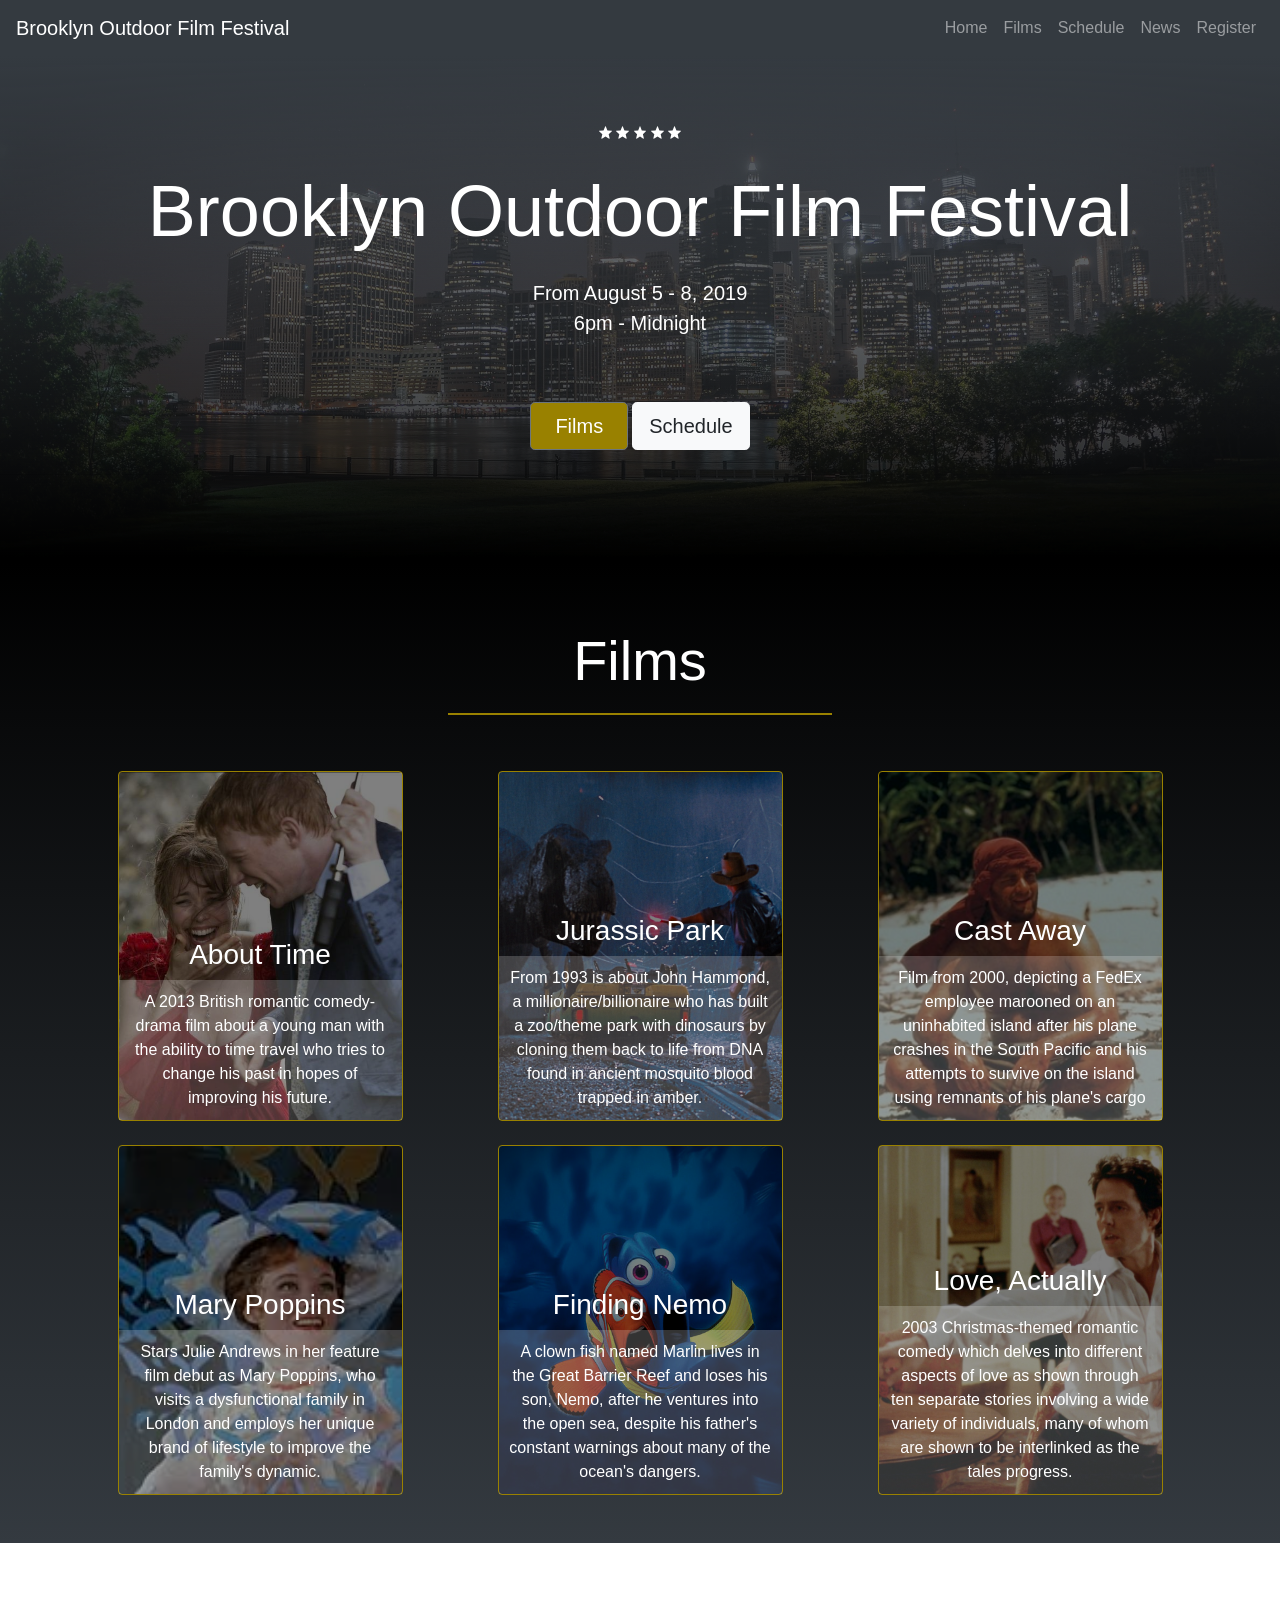
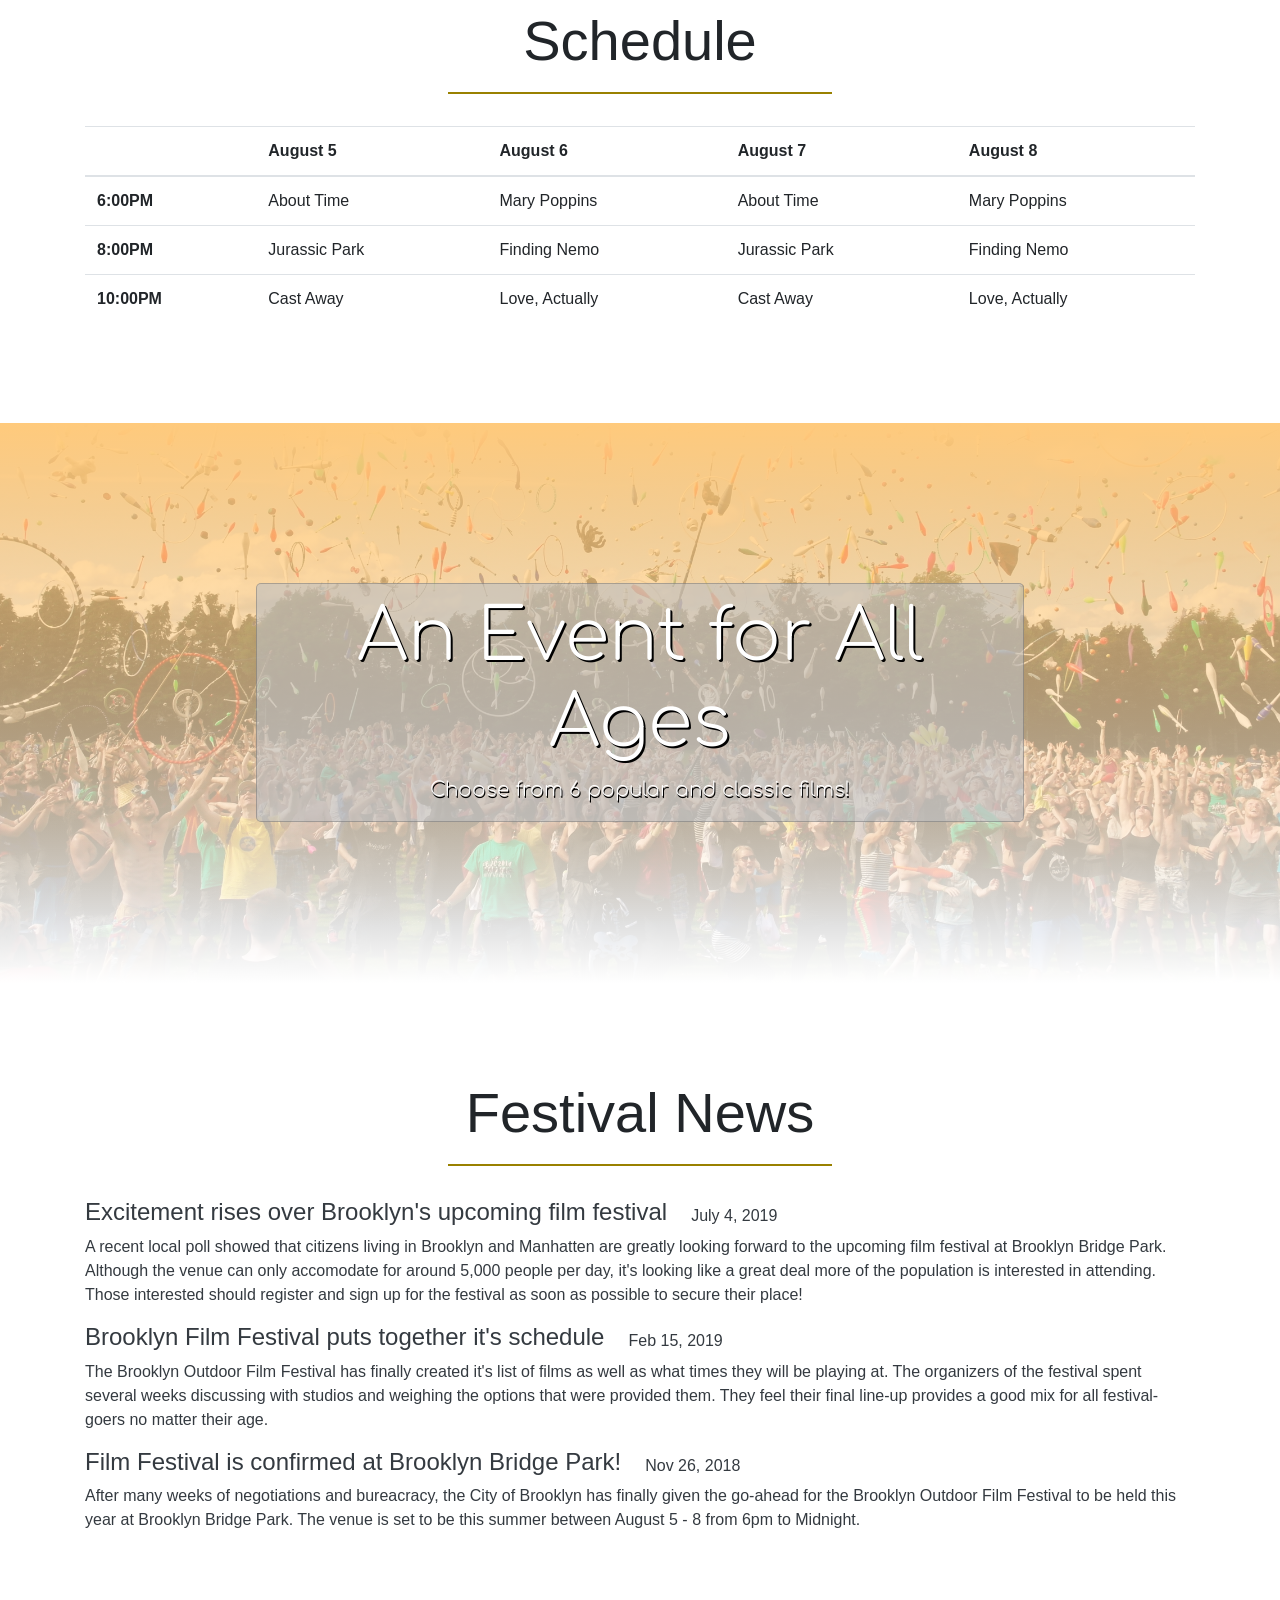
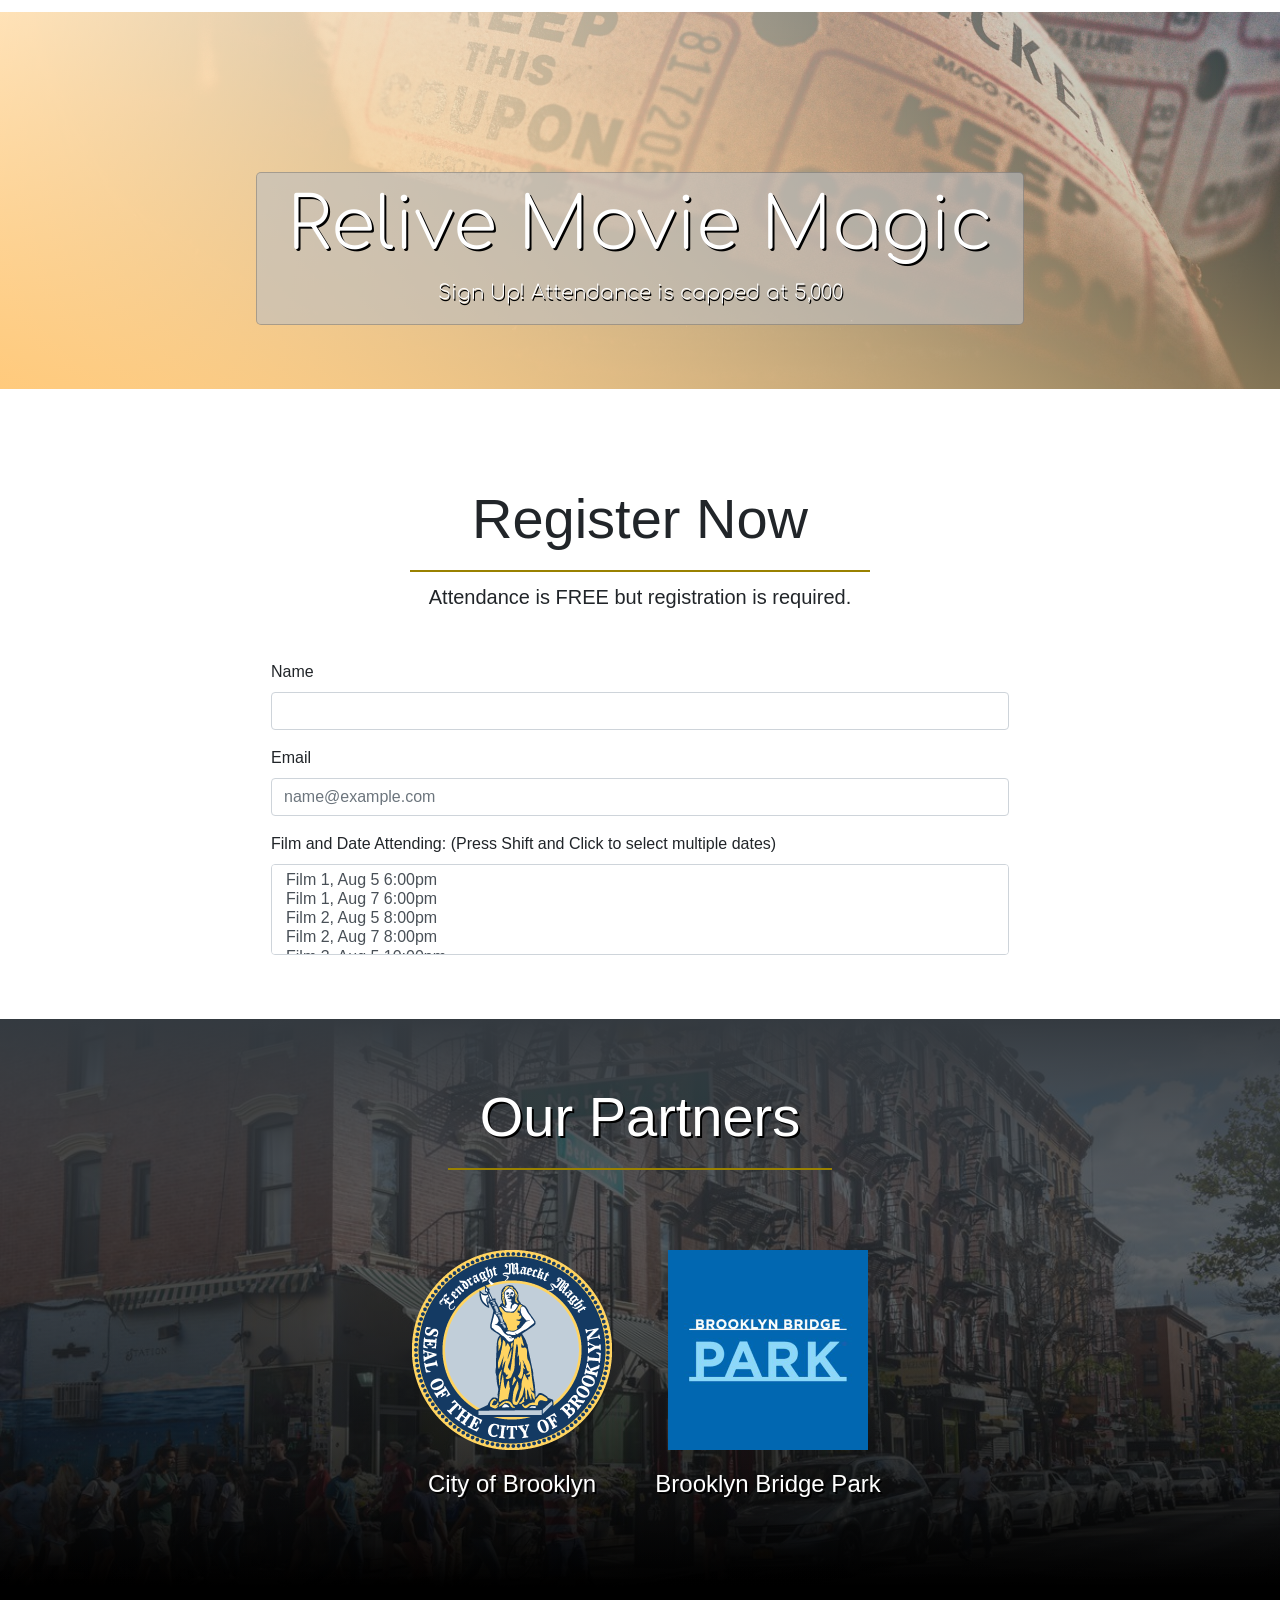
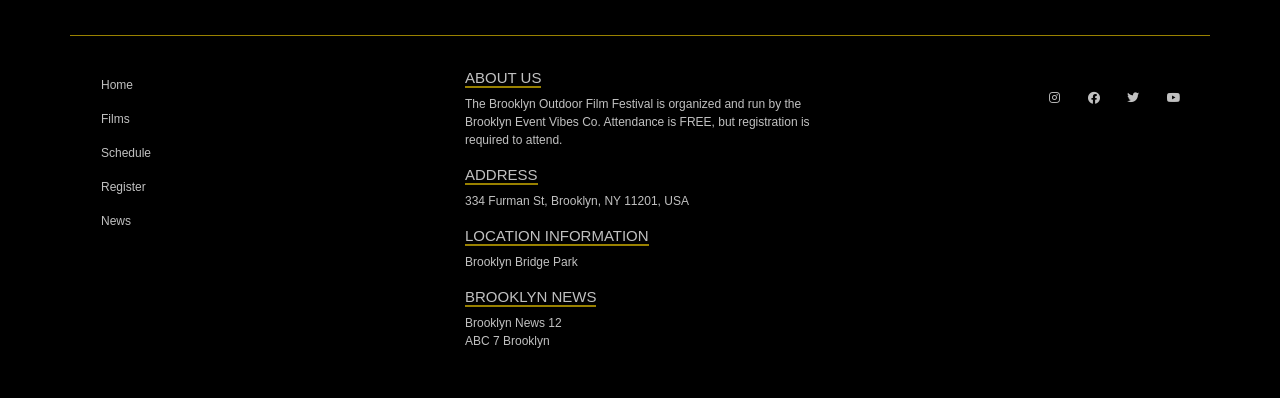
<file: index.html>
<!doctype html>
<html lang="en">
  <head>
    <!-- Required meta tags -->
    <meta charset="utf-8">
    <meta name="language" content="English">
    <meta name="viewport" content="width=device-width, initial-scale=1, shrink-to-fit=no">
    <title>Brooklyn Outdoor Film Festival</title>

    <!-- Bootstrap CSS -->
    <link rel="stylesheet" href="https://stackpath.bootstrapcdn.com/bootstrap/4.2.1/css/bootstrap.min.css" integrity="sha384-GJzZqFGwb1QTTN6wy59ffF1BuGJpLSa9DkKMp0DgiMDm4iYMj70gZWKYbI706tWS" crossorigin="anonymous">
    <link rel="stylesheet" href="https://use.fontawesome.com/releases/v5.7.2/css/all.css" integrity="sha384-fnmOCqbTlWIlj8LyTjo7mOUStjsKC4pOpQbqyi7RrhN7udi9RwhKkMHpvLbHG9Sr" crossorigin="anonymous">
    <link href="https://fonts.googleapis.com/css?family=Comfortaa" rel="stylesheet">
    <link href="css/style.css" rel="stylesheet" type="text/css" />
  </head>
  <body>
    <!---NAVIGATION------>

    <header>
      <nav class="navbar sticky-top navbar-expand-md navbar-dark bg-dark">
        <a class="navbar-brand" href="#">Brooklyn Outdoor Film Festival</a>
        <button class="navbar-toggler" type="button" data-toggle="collapse" data-target="#navbarNav">
          <span class="navbar-toggler-icon"></span>
        </button>
        <div class="collapse navbar-collapse" id="navbarNav">
          <ul class="navbar-nav ml-auto">
            <li class="nav-item">
              <a class="nav-link" href="#">Home</a>
            </li>
            <li class="nav-item">
              <a class="nav-link" href="#film-section">Films</a>
            </li>
            <li class="nav-item">
              <a class="nav-link" href="#schedule-section">Schedule</a>
            </li>
            <li class="nav-item">
              <a class="nav-link" href="#news-section">News</a>
            </li>
            <li class="nav-item">
              <a class="nav-link" href="#register-section">Register</a>
            </li>
          </ul>
        </div>
      </nav>
      <!---JUMBOTRON------>
      <div id="header-img" class="jumbotron jumbotron-fluid text-center">
        <img class="star" src="images/star.svg" />
        <img class="star" src="images/star.svg" />
        <img class="star" src="images/star.svg" />
        <img class="star" src="images/star.svg" />
        <img class="star" src="images/star.svg" />

        <h1 class="display-3 my-4">Brooklyn Outdoor Film Festival</h1>
        <div class="d-flex justify-content-around">
          <p class="lead"><strong>From August 5 - 8, 2019 <br /> 6pm - Midnight</strong></p>
        </div>
        <div class="btn-group mt-5" role="group">
          <a href="#film-section">
            <button id="button-gold" type="button" class="btn btn-secondary btn-lg px-4 mr-1">
              Films
            </button>
          </a>
          <a href="#schedule-section">
            <button type="button" class="btn btn-light btn-lg">
              Schedule
            </button>
          </a>
        </div>
        <hr class="my-4" />
      </div>
    </header>


  <main>
    <!---FILM SECTION------>
      <section id="film-section" class="padding-section text-white pb-5">
        <div id="" class="text-center padding-title-bottom">
          <div class="width-border border-bottom-gold">
            <h2 class="display-4">Films</h2>
          </div>
        </div>
        <div class="container" id="films">
          <div class="row d-flex justify-content-around text-center my-4">
            <div id="about-time-pic" class="d-flex flex-column justify-content-end col-xs-12 col-lg-3 height-film rounded gold-border padding-sides">
              <h3>About Time</h3>
              <p class="bottom-margin-film">
                A 2013 British romantic comedy-drama film about a young man with the ability to time travel who tries to change his past in hopes of improving his future.
              </p>
            </div>
            <div id="jurassic-park-pic" class="d-flex flex-column justify-content-end col-xs-12 col-lg-3 height-film rounded gold-border padding-sides">
              <h3>Jurassic Park</h3>
              <p class="bottom-margin-film">
                From 1993 is about John Hammond, a millionaire/billionaire who has built a zoo/theme park with dinosaurs by cloning them back to life from DNA found in ancient mosquito blood trapped in amber.
              </p>
            </div>
            <div id="cast-away-pic" class="d-flex flex-column justify-content-end col-xs-12 col-lg-3 height-film rounded gold-border padding-sides">
              <h3>Cast Away</h3>
              <p class="bottom-margin-film">
                Film from 2000, depicting a FedEx employee marooned on an uninhabited island after his plane crashes in the South Pacific and his attempts to survive on the island using remnants of his plane's cargo
              </p>
            </div>
          </div><!--/row-->
          <div class="row d-flex justify-content-around text-center mt-4" id="row-height">
            <div id="mary-poppins-pic" class="d-flex flex-column justify-content-end col-xs-12 col-lg-3 height-film rounded gold-border padding-sides">
              <h3>Mary Poppins</h3>
              <p class="bottom-margin-film">
                Stars Julie Andrews in her feature film debut as Mary Poppins, who visits a dysfunctional family in London and employs her unique brand of lifestyle to improve the family's dynamic.
              </p>
            </div>
            <div id="finding-nemo-pic" class="d-flex flex-column justify-content-end col-xs-12 col-lg-3 height-film rounded gold-border padding-sides">
              <h3>Finding Nemo</h3>
              <p class="bottom-margin-film">
                A clown fish named Marlin lives in the Great Barrier Reef and loses his son, Nemo, after he ventures into the open sea, despite his father's constant warnings about many of the ocean's dangers.
              </p>
            </div>
            <div id="love-actually-pic" class="d-flex flex-column justify-content-end col-xs-12 col-lg-3 height-film rounded gold-border padding-sides">
              <h3>Love, Actually</h3>
              <p class="bottom-margin-film">
                 2003 Christmas-themed romantic comedy which delves into different aspects of love as shown through ten separate stories involving a wide variety of individuals, many of whom are shown to be interlinked as the tales progress.
              </p>
            </div>
          </div><!--/row-->
        </div><!--/container-->
      </section>

      <!---SCHEDULE------>
      <section id="schedule-section" class="padding-section">
        <div class="text-center  padding-title-bottom">
          <div class="width-border border-bottom-gold">
            <h2 class="display-4">Schedule</h2>
          </div>
        </div>
        <div class="container">
          <table class="table table-hover">
            <thead>
              <tr>
                <th scope="col-md-1"></th>
                <th scope="col-md-1">August 5</th>
                <th scope="col-md-1">August 6</th>
                <th scope="col">August 7</th>
                <th scope="col">August 8</th>
              </tr>
            </thead>
            <tbody>
              <tr>
                <th scope="row">6:00PM</th>
                <td>About Time</td>
                <td>Mary Poppins</td>
                <td>About Time</td>
                <td>Mary Poppins</td>
              </tr>
              <tr>
                <th scope="row">8:00PM</th>
                <td>Jurassic Park</td>
                <td>Finding Nemo</td>
                <td>Jurassic Park</td>
                <td>Finding Nemo</td>
              </tr>
              <tr>
                <th scope="row">10:00PM</th>
                <td>Cast Away</td>
                <td>Love, Actually</td>
                <td>Cast Away</td>
                <td>Love, Actually</td>
              </tr>
            </tbody>
          </table>
        </div>
      </section>

    <!---Wrapper Jumbotron------>
    <div id="wrapper1-img" class="jumbotron jumbotron-fluid text-center">
      <div id="wrapper-text">
        <div>
          <h1 id="wrapper1-h1" class="display-3">An Event for All Ages</h1>
        </div>
        <div id="lead-text-box">
          <p id="leadtext-wrapper" class="lead">Choose from 6 popular and classic films!</p>
        </div>
      </div>
    </div>

    <!---FESTIVAL NEWS------>
    <aside id="news-section" class="padding-section">
      <div class="text-center  padding-title-bottom">
        <div class="width-border border-bottom-gold">
          <h2 class="display-4">Festival News</h2>
        </div>
      </div>
      <div class="container">
        <div class="row">
          <div class="col">
            <article>
              <a class="links-decoration-news" href="#">
                <div class="d-flex align-items-center">
                  <h4 class="mr-4">Excitement rises over Brooklyn's upcoming film festival</h4>
                  <span>July 4, 2019</span>
                </div>
                <p>
                  A recent local poll showed that citizens living in Brooklyn and Manhatten are greatly looking forward to the upcoming film festival at Brooklyn Bridge Park. Although the venue can only accomodate for around 5,000 people per day, it's looking like a great deal more of the population is interested in attending. Those interested should register and sign up for the festival as soon as possible to secure their place!
                </p>
              </a>
            </article>
            <article>
              <a class="links-decoration-news" href="#">
                <div class="d-flex align-items-center">
                  <h4 class="mr-4">Brooklyn Film Festival puts together it's schedule</h4>
                  <span>Feb 15, 2019</span>
                </div>
                <p>
                  The Brooklyn Outdoor Film Festival has finally created it's list of films as well as what times they will be playing at. The organizers of the festival spent several weeks discussing with studios and weighing the options that were provided them. They feel their final line-up provides a good mix for all festival-goers no matter their age.
                </p>
              </a>
            </article>
            <article>
              <a class="links-decoration-news" href="#">
                <div class="d-flex align-items-center">
                  <h4 class="mr-4">Film Festival is confirmed at Brooklyn Bridge Park!</h4>
                  <span>Nov 26, 2018</span>
                </div>
                <p>
                  After many weeks of negotiations and bureacracy, the City of Brooklyn has finally given the go-ahead for the Brooklyn Outdoor Film Festival to be held this year at Brooklyn Bridge Park. The venue is set to be this summer between August 5 - 8 from 6pm to Midnight.
                </p>
            </a>
            </article>
          </div>
        </div>
      </div>
    </aside>

    <!---Wrapper Jumbotron 2------>
    <div id="wrapper2-img" class="jumbotron jumbotron-fluid text-center">
      <div id="wrapper-text2">
        <div>
          <h1 class="display-3">Relive Movie Magic</h1>
        </div>
        <div id="lead-text-box" class="text-box">
          <p id="leadtext-wrapper" class="lead">Sign Up! Attendance is capped at 5,000</p>
        </div>
      </div>
    </div>


    <!---REGISTER------>
    <section id="register-section" class="padding-section margin-sides-register">
      <div class="text-center  padding-title-bottom">
      <div id="width-border-register" class="border-bottom-gold">
        <h2 class="display-4">Register Now</h2>
      </div>
      <p class="lead">
        Attendance is FREE but registration is required.
      </p>
    </div>
      <div class="container">
        <form>
          <div class="form-group">
            <label for="FormControlInputName">Name</label>
            <input class="form-control" >
          </div>
          <div class="form-group">
            <label for="FormControlInputEmail">Email</label>
            <input type="email" class="form-control" placeholder="name@example.com">
          </div>
          <div class="form-group">
            <label for="exampleFormControlSelect2">Film and Date Attending: (Press Shift and Click to select multiple dates)</label>
            <select multiple class="form-control">
              <option>Film 1, Aug 5 6:00pm</option>
              <option>Film 1, Aug 7 6:00pm</option>
              <option>Film 2, Aug 5 8:00pm</option>
              <option>Film 2, Aug 7 8:00pm</option>
              <option>Film 3, Aug 5 10:00pm</option>
              <option>Film 3, Aug 7 10:00pm</option>
              <option>Film 4, Aug 6 6:00pm</option>
              <option>Film 4, Aug 8 6:00pm</option>
              <option>Film 5, Aug 6 8:00pm</option>
              <option>Film 5, Aug 8 8:00pm</option>
              <option>Film 6, Aug 6 10:00pm</option>
              <option>Film 6, Aug 8 10:00pm</option>
            </select>
          </div>
        </form>
      </div><!--/container-->
    </section>

    <!---PARTNERS----->
    <section class="padding-section padding-title-bottom partners">
      <div class="text-center  padding-title-bottom">
        <div class="width-border border-bottom-gold mb-5">
          <h2 class="display-4">Our Partners</h2>
        </div>
      </div>
      <div id="partners-width" class="container">
        <div class="row d-flex justify-content-around text-center">
          <div class="col pb-5">
            <a class="links-decoration" href="https://www1.nyc.gov/">
              <img class="city-logos" src="icons/seal_brooklyn.png" />
              <h4>City of Brooklyn</h4>
            </a>
          </div>
          <div class="col">
            <a class="links-decoration" href="https://www.brooklynbridgepark.org/">
              <img class="city-logos" src="icons/brooklynbridge_park.jpg" />
              <h4>Brooklyn Bridge Park</h4>
            </a>
          </div>
      </div>
    </section>
  </main>

  <!---FOOTER------>
  <footer class="py-5" id="footer">
    <div class="container" id="border-top-footer">
      <div class="row d-flex justify-content-between">
        <div class="col-md-2"><!--nav col-->
          <div>
            <ul class="nav flex-column">
              <li class="nav-item">
                <a class="nav-link active" href="#">Home</a>
              </li>
              <li class="nav-item">
                <a class="nav-link" href="#film-section">Films</a>
              </li>
              <li class="nav-item">
                <a class="nav-link" href="#schedule-section">Schedule</a>
              </li>
              <li class="nav-item">
                <a class="nav-link" href="#register-section">Register</a>
              </li>
              <li class="nav-item">
                <a class="nav-link" href="#news-section">News</a>
              </li>
            </ul>
          </div>
        </div>
        <div class="col-md-4"><!--address col-->
          <h6 class="text-uppercase mb-2"><span class="border-bottom-gold">About Us</span></h6>
          <p class="font-weight-light">
            The Brooklyn Outdoor Film Festival is organized and run by the Brooklyn Event Vibes Co.
            Attendance is FREE, but registration is required to attend.
          </p>
          <h6 class="text-uppercase mt-3 mb-2"><span class="border-bottom-gold">Address</span></h6>
          <address class="font-weight-light">
            334 Furman St, Brooklyn, NY 11201, USA
          </address>
          <h6 class="text-uppercase mt-3 mb-2"><span class="border-bottom-gold">Location Information</span></h6>
          <a class="font-weight-light" href="https://www.brooklynbridgepark.org/">Brooklyn Bridge Park</a>
          <h6 class="text-uppercase mt-3 mb-2"><span class="border-bottom-gold">Brooklyn News</span></h6>
          <a class="font-weight-light" class="link-footer" href="http://brooklyn.news12.com/">Brooklyn News 12</a><br />
          <a class="font-weight-light" class="link-footer" href="https://abc7ny.com/brooklyn/">ABC 7 Brooklyn</a>
        </div>
        <div class="col-md-2 py-2"><!--social media icons col-->
          <div class="d-flex flex-row justify-content-around">
            <a href="#"><i class="fab fa-instagram icon-block py-3"></i></a>
            <a href="#"><i class="fab fa-facebook icon-block py-3"></i></a>
            <a href="#"><i class="fab fa-twitter icon-block py-3"></i></a>
            <a href="#"><i class="fab fa-youtube icon-block py-3"></i></a>
        </div>
      </div><!--/row-->
    </div>
  </footer>
    <!-- Optional JavaScript -->
    <!-- jQuery first, then Popper.js, then Bootstrap JS -->
    <script src="https://code.jquery.com/jquery-3.3.1.slim.min.js" integrity="sha384-q8i/X+965DzO0rT7abK41JStQIAqVgRVzpbzo5smXKp4YfRvH+8abtTE1Pi6jizo" crossorigin="anonymous"></script>
    <script src="https://cdnjs.cloudflare.com/ajax/libs/popper.js/1.14.6/umd/popper.min.js" integrity="sha384-wHAiFfRlMFy6i5SRaxvfOCifBUQy1xHdJ/yoi7FRNXMRBu5WHdZYu1hA6ZOblgut" crossorigin="anonymous"></script>
    <script src="https://stackpath.bootstrapcdn.com/bootstrap/4.2.1/js/bootstrap.min.js" integrity="sha384-B0UglyR+jN6CkvvICOB2joaf5I4l3gm9GU6Hc1og6Ls7i6U/mkkaduKaBhlAXv9k" crossorigin="anonymous"></script>
  </body>
</html>
</file>
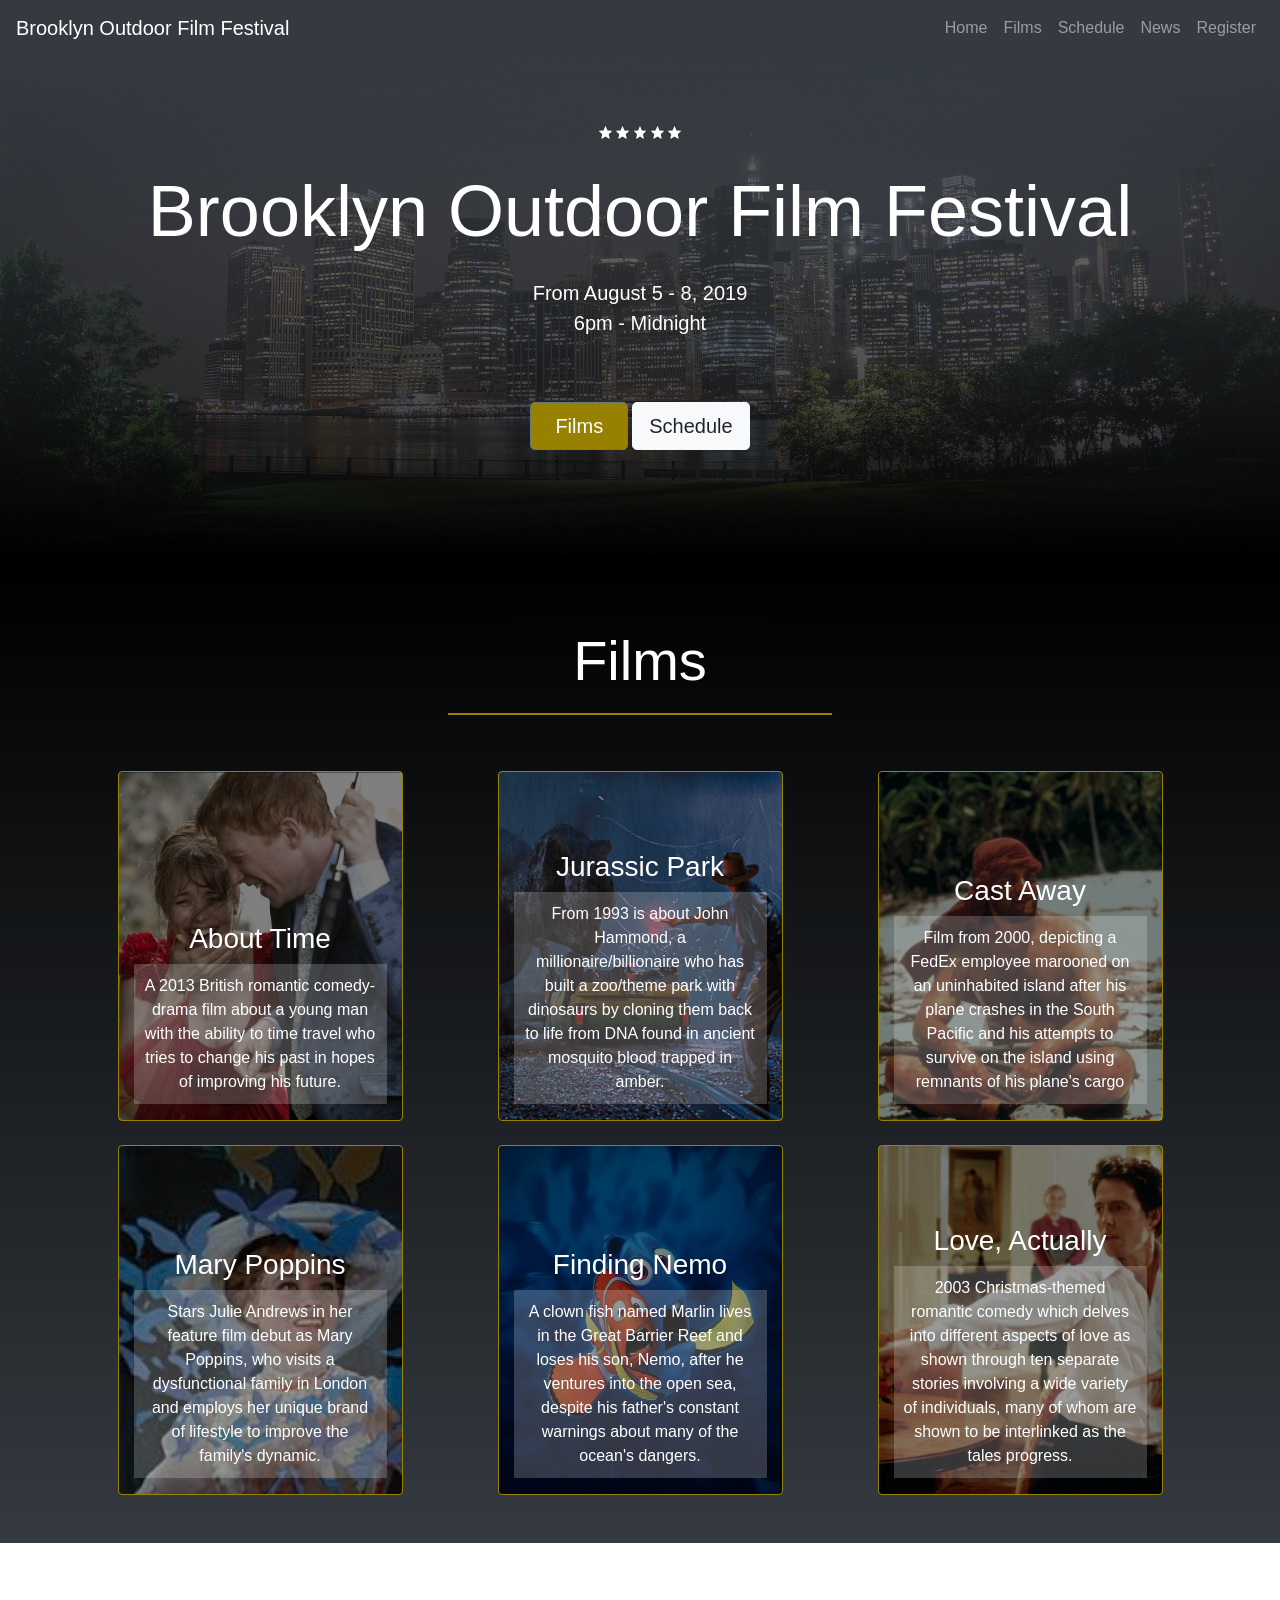
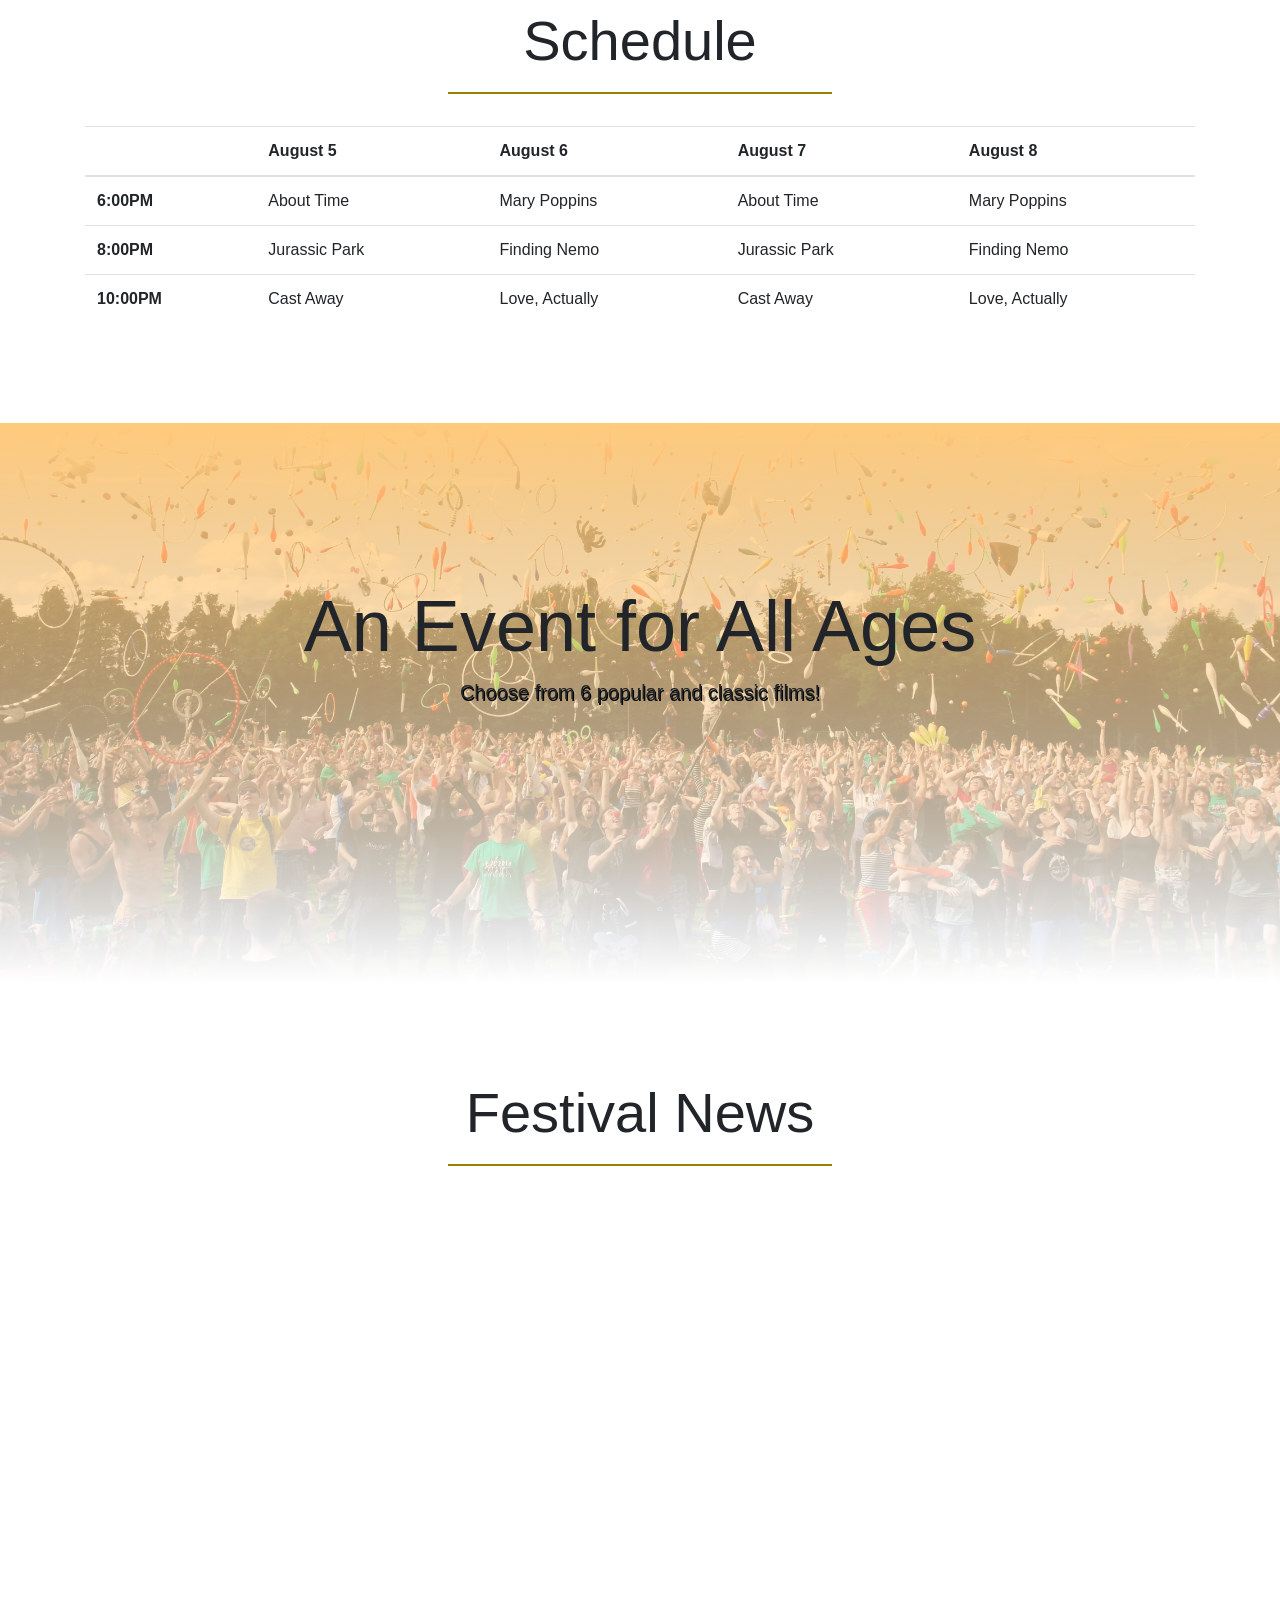
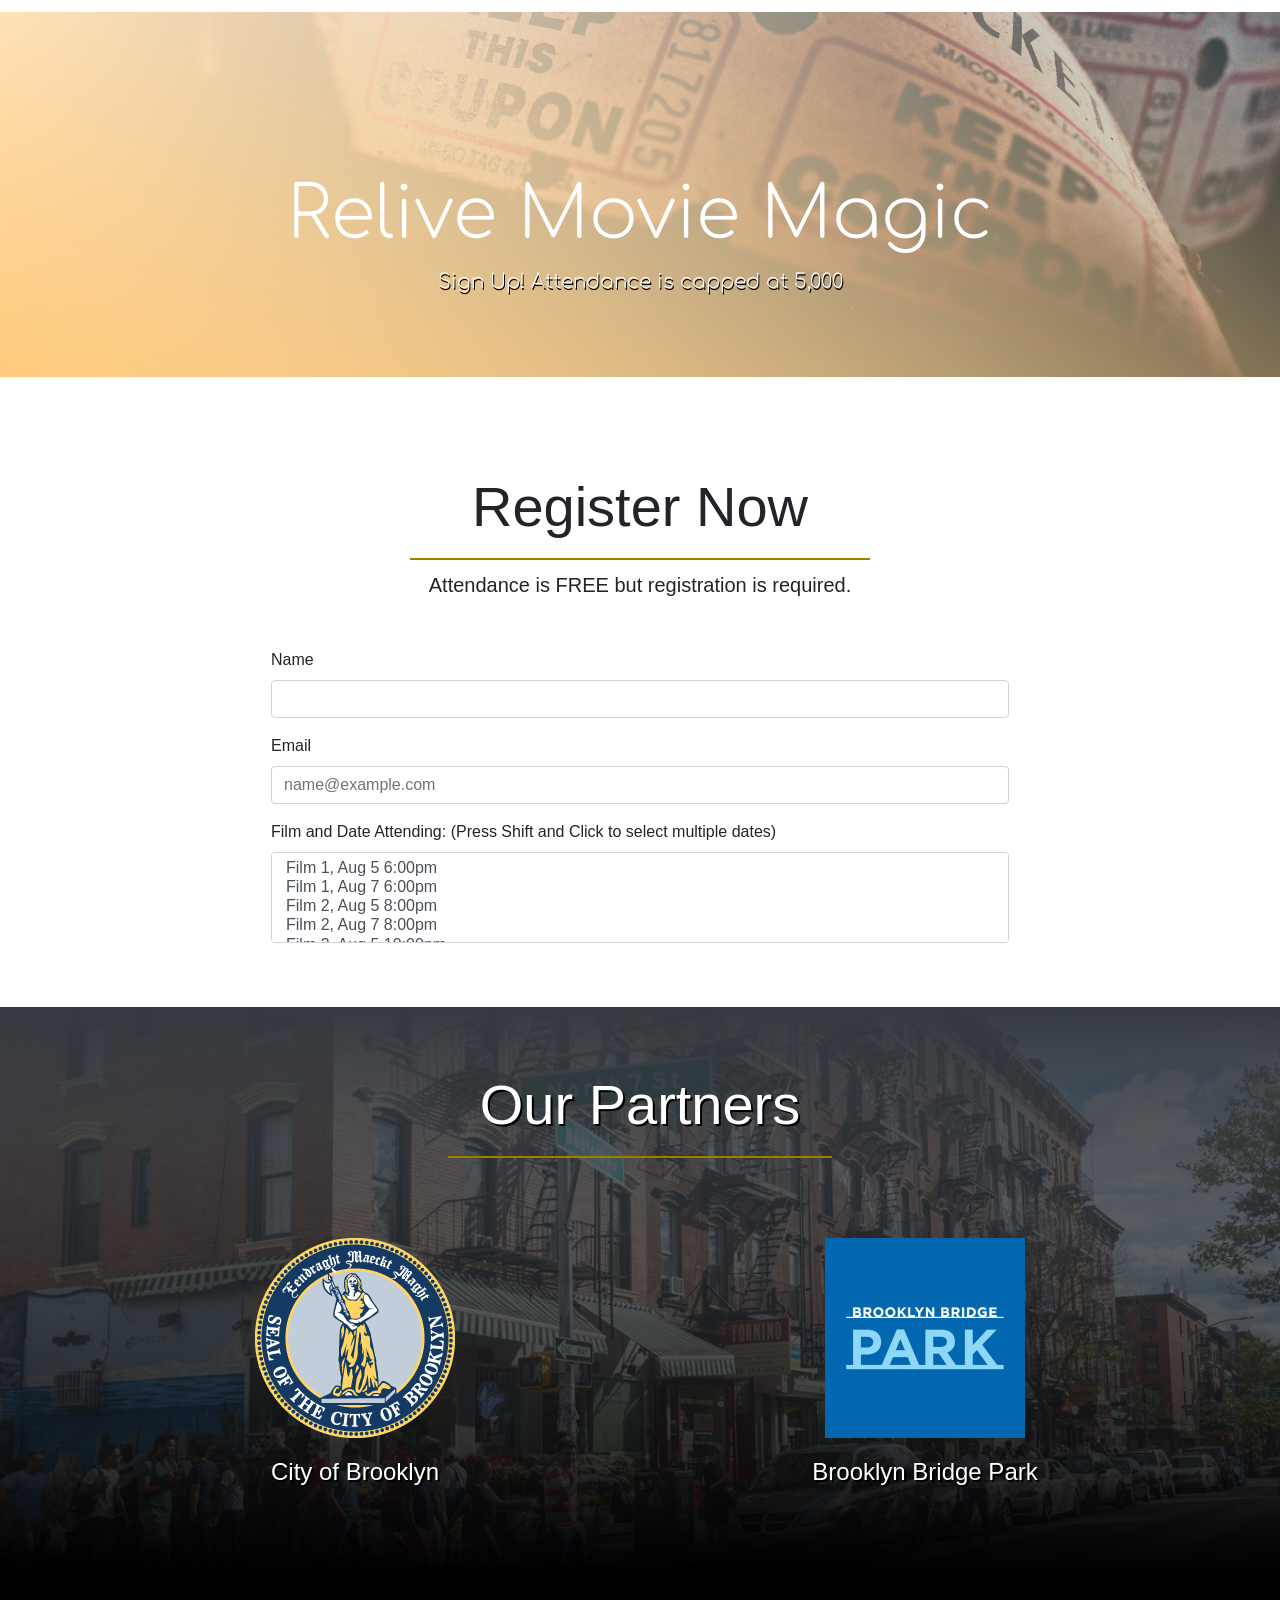
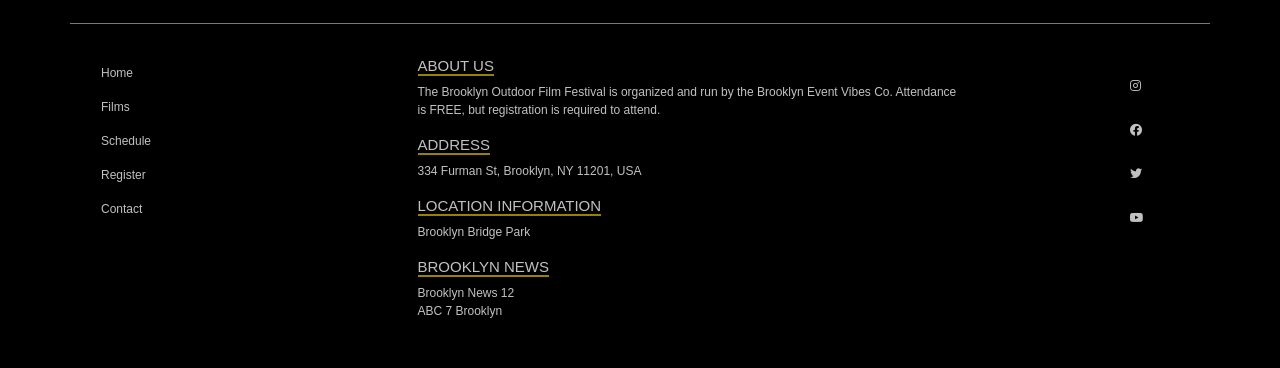
<file: filmfestival2.HTML>
<!doctype html>
<html lang="en">
  <head>
    <!-- Required meta tags -->
    <meta charset="utf-8">
    <meta name="language" content="English">
    <meta name="viewport" content="width=device-width, initial-scale=1, shrink-to-fit=no">
    <title>Brooklyn Outdoor Film Festival</title>

    <!-- Bootstrap CSS -->
    <link rel="stylesheet" href="https://stackpath.bootstrapcdn.com/bootstrap/4.2.1/css/bootstrap.min.css" integrity="sha384-GJzZqFGwb1QTTN6wy59ffF1BuGJpLSa9DkKMp0DgiMDm4iYMj70gZWKYbI706tWS" crossorigin="anonymous">
    <link rel="stylesheet" href="https://use.fontawesome.com/releases/v5.7.2/css/all.css" integrity="sha384-fnmOCqbTlWIlj8LyTjo7mOUStjsKC4pOpQbqyi7RrhN7udi9RwhKkMHpvLbHG9Sr" crossorigin="anonymous">
    <link href="https://fonts.googleapis.com/css?family=Comfortaa" rel="stylesheet">
    <link href="css/style.css" rel="stylesheet" type="text/css" />
  </head>
  <body>
    <!---NAVIGATION------>

    <header>
      <nav class="navbar sticky-top navbar-expand-md navbar-dark bg-dark">
        <a class="navbar-brand" href="#">Brooklyn Outdoor Film Festival</a>
        <button class="navbar-toggler" type="button" data-toggle="collapse" data-target="#navbarNav">
          <span class="navbar-toggler-icon"></span>
        </button>
        <div class="collapse navbar-collapse" id="navbarNav">
          <ul class="navbar-nav ml-auto">
            <li class="nav-item">
              <a class="nav-link" href="#">Home</a>
            </li>
            <li class="nav-item">
              <a class="nav-link" href="#film-section">Films</a>
            </li>
            <li class="nav-item">
              <a class="nav-link" href="#schedule-section">Schedule</a>
            </li>
            <li class="nav-item">
              <a class="nav-link" href="#news-section">News</a>
            </li>
            <li class="nav-item">
              <a class="nav-link" href="#register-section">Register</a>
            </li>
          </ul>
        </div>
      </nav>
      <!---JUMBOTRON------>
      <div id="header-img" class="jumbotron jumbotron-fluid text-center">
        <img class="star" src="images/star.svg" />
        <img class="star" src="images/star.svg" />
        <img class="star" src="images/star.svg" />
        <img class="star" src="images/star.svg" />
        <img class="star" src="images/star.svg" />

        <h1 class="display-3 my-4">Brooklyn Outdoor Film Festival</h1>
        <div class="d-flex justify-content-around">
          <p class="lead"><strong>From August 5 - 8, 2019 <br /> 6pm - Midnight</strong></p>
        </div>
        <div class="btn-group mt-5" role="group">
          <a href="#film-section">
            <button id="button-gold" type="button" class="btn btn-secondary btn-lg px-4 mr-1">
              Films
            </button>
          </a>
          <a href="#schedule-section">
            <button type="button" class="btn btn-light btn-lg">
              Schedule
            </button>
          </a>
        </div>
        <hr class="my-4" />
      </div>
    </header>


  <main>
    <!---FILM SECTION------>
      <section id="film-section" class="padding-section text-white pb-5">
        <div id="" class="text-center padding-title-bottom">
          <div class="width-border border-bottom-gold">
            <h2 class="display-4">Films</h2>
          </div>
        </div>
        <div class="container" id="films">
          <div class="row d-flex justify-content-around text-center my-4">
            <div id="about-time-pic" class="d-flex flex-column justify-content-end col-xs-12 col-lg-3 height-film rounded gold-border">
              <h3>About Time</h3>
              <p>
                A 2013 British romantic comedy-drama film about a young man with the ability to time travel who tries to change his past in hopes of improving his future.
              </p>
            </div>
            <div id="jurassic-park-pic" class="d-flex flex-column justify-content-end col-xs-12 col-lg-3 height-film rounded gold-border">
              <h3>Jurassic Park</h3>
              <p>
                From 1993 is about John Hammond, a millionaire/billionaire who has built a zoo/theme park with dinosaurs by cloning them back to life from DNA found in ancient mosquito blood trapped in amber.
              </p>
            </div>
            <div id="cast-away-pic" class="d-flex flex-column justify-content-end col-xs-12 col-lg-3 height-film rounded gold-border">
              <h3>Cast Away</h3>
              <p>
                Film from 2000, depicting a FedEx employee marooned on an uninhabited island after his plane crashes in the South Pacific and his attempts to survive on the island using remnants of his plane's cargo
              </p>
            </div>
          </div><!--/row-->
          <div class="row d-flex justify-content-around text-center mt-4" id="row-height">
            <div id="mary-poppins-pic" class="d-flex flex-column justify-content-end col-xs-12 col-lg-3 height-film rounded gold-border">
              <h3>Mary Poppins</h3>
              <p>
                Stars Julie Andrews in her feature film debut as Mary Poppins, who visits a dysfunctional family in London and employs her unique brand of lifestyle to improve the family's dynamic.
              </p>
            </div>
            <div id="finding-nemo-pic" class="d-flex flex-column justify-content-end col-xs-12 col-lg-3 height-film rounded gold-border">
              <h3>Finding Nemo</h3>
              <p>
                A clown fish named Marlin lives in the Great Barrier Reef and loses his son, Nemo, after he ventures into the open sea, despite his father's constant warnings about many of the ocean's dangers.
              </p>
            </div>
            <div id="love-actually-pic" class="d-flex flex-column justify-content-end col-xs-12 col-lg-3 height-film rounded gold-border">
              <h3>Love, Actually</h3>
              <p>
                 2003 Christmas-themed romantic comedy which delves into different aspects of love as shown through ten separate stories involving a wide variety of individuals, many of whom are shown to be interlinked as the tales progress.
              </p>
            </div>
          </div><!--/row-->
        </div><!--/container-->
      </section>

      <!---SCHEDULE------>
      <section id="schedule-section" class="padding-section">
        <div class="text-center  padding-title-bottom">
          <div class="width-border border-bottom-gold">
            <h2 class="display-4">Schedule</h2>
          </div>
        </div>
        <div class="container">
          <table class="table table-hover">
            <thead>
              <tr>
                <th scope="col-md-1"></th>
                <th scope="col-md-1">August 5</th>
                <th scope="col-md-1">August 6</th>
                <th scope="col">August 7</th>
                <th scope="col">August 8</th>
              </tr>
            </thead>
            <tbody>
              <tr>
                <th scope="row">6:00PM</th>
                <td>About Time</td>
                <td>Mary Poppins</td>
                <td>About Time</td>
                <td>Mary Poppins</td>
              </tr>
              <tr>
                <th scope="row">8:00PM</th>
                <td>Jurassic Park</td>
                <td>Finding Nemo</td>
                <td>Jurassic Park</td>
                <td>Finding Nemo</td>
              </tr>
              <tr>
                <th scope="row">10:00PM</th>
                <td>Cast Away</td>
                <td>Love, Actually</td>
                <td>Cast Away</td>
                <td>Love, Actually</td>
              </tr>
            </tbody>
          </table>
        </div>
      </section>

    <!---Wrapper Jumbotron------>
    <div id="wrapper1-img" class="jumbotron jumbotron-fluid text-center">
      <div class="text-box">
        <h1 id="wrapper1-h1" class="display-3">An Event for All Ages</h1>
      </div>
      <div id="lead-text-box" class="text-box">
        <p id="leadtext-wrapper" class="lead">Choose from 6 popular and classic films!</p>
      </div>
    </div>

    <!---FESTIVAL NEWS------>
    <aside id="news-section" class="padding-section">
      <div class="text-center  padding-title-bottom">
        <div class="width-border border-bottom-gold">
          <h2 class="display-4">Festival News</h2>
        </div>
      </div>
      <div class="container">
        <div class="row">
          <div class="col">
            <article>
              <a class="links-decoration" href="#">
                <div class="d-flex align-items-center">
                  <h4 class="mr-4">Excitement rises over Brooklyn's upcoming film festival</h4>
                  <span>July 4, 2019</span>
                </div>
                <p>
                  A recent local poll showed that citizens living in Brooklyn and Manhatten are greatly looking forward to the upcoming film festival at Brooklyn Bridge Park. Although the venue can only accomodate for around 5,000 people per day, it's looking like a great deal more of the population is interested in attending. Those interested should register and sign up for the festival as soon as possible to secure their place!
                </p>
              </a>
            </article>
            <article>
              <a class="links-decoration" href="#">
                <div class="d-flex align-items-center">
                  <h4 class="mr-4">Brooklyn Film Festival puts together it's schedule</h4>
                  <span>Feb 15, 2019</span>
                </div>
                <p>
                  The Brooklyn Outdoor Film Festival has finally created it's list of films as well as what times they will be playing at. The organizers of the festival spent several weeks discussing with studios and weighing the options that were provided them. They feel their final line-up provides a good mix for all festival-goers no matter their age.
                </p>
              </a>
            </article>
            <article>
              <a class="links-decoration" href="#">
                <div class="d-flex align-items-center">
                  <h4 class="mr-4">Film Festival is confirmed at Brooklyn Bridge Park!</h4>
                  <span>Nov 26, 2018</span>
                </div>
                <p>
                  After many weeks of negotiations and bureacracy, the City of Brooklyn has finally given the go-ahead for the Brooklyn Outdoor Film Festival to be held this year at Brooklyn Bridge Park. The venue is set to be this summer between August 5 - 8 from 6pm to Midnight.
                </p>
            </a>
            </article>
          </div>
        </div>
      </div>
    </aside>

    <!---Wrapper Jumbotron 2------>
    <div id="wrapper2-img" class="jumbotron jumbotron-fluid text-center">
      <div class="text-box">
          <h1 class="display-3">Relive Movie Magic</h1>
      </div>
      <div id="lead-text-box" class="text-box">
        <p id="leadtext-wrapper" class="lead">Sign Up! Attendance is capped at 5,000</p>
      </div>
    </div>


    <!---REGISTER------>
    <section id="register-section" class="padding-section margin-sides-register">
      <div class="text-center  padding-title-bottom">
      <div id="width-border-register" class="border-bottom-gold">
        <h2 class="display-4">Register Now</h2>
      </div>
      <p class="lead">
        Attendance is FREE but registration is required.
      </p>
    </div>
      <div class="container">
        <form>
          <div class="form-group">
            <label for="FormControlInputName">Name</label>
            <input class="form-control" >
          </div>
          <div class="form-group">
            <label for="FormControlInputEmail">Email</label>
            <input type="email" class="form-control" placeholder="name@example.com">
          </div>
          <div class="form-group">
            <label for="exampleFormControlSelect2">Film and Date Attending: (Press Shift and Click to select multiple dates)</label>
            <select multiple class="form-control">
              <option>Film 1, Aug 5 6:00pm</option>
              <option>Film 1, Aug 7 6:00pm</option>
              <option>Film 2, Aug 5 8:00pm</option>
              <option>Film 2, Aug 7 8:00pm</option>
              <option>Film 3, Aug 5 10:00pm</option>
              <option>Film 3, Aug 7 10:00pm</option>
              <option>Film 4, Aug 6 6:00pm</option>
              <option>Film 4, Aug 8 6:00pm</option>
              <option>Film 5, Aug 6 8:00pm</option>
              <option>Film 5, Aug 8 8:00pm</option>
              <option>Film 6, Aug 6 10:00pm</option>
              <option>Film 6, Aug 8 10:00pm</option>
            </select>
          </div>
        </form>
      </div><!--/container-->
    </section>

    <!---PARTNERS----->
    <section class="padding-section padding-title-bottom partners">
      <div class="text-center  padding-title-bottom">
        <div class="width-border border-bottom-gold mb-5">
          <h2 class="display-4">Our Partners</h2>
        </div>
      </div>
      <div class="container">
        <div class="row d-flex justify-content-around text-center">
          <div class="col pb-5">
            <a class="links-decoration" href="https://www1.nyc.gov/">
              <img class="city-logos" src="icons/seal_brooklyn.png" />
              <h4>City of Brooklyn</h4>
            </a>
          </div>
          <div class="col">
            <a class="links-decoration" href="https://www.brooklynbridgepark.org/">
              <img class="city-logos" src="icons/brooklynbridge_park.jpg" />
              <h4>Brooklyn Bridge Park</h4>
            </a>
          </div>
      </div>
    </section>
  </main>

  <!---FOOTER------>
  <footer class="py-5" id="footer">
    <div class="container" id="border-top-footer">
      <div class="row d-flex justify-content-between">
        <div class="col-md-2"><!--nav col-->
          <div>
            <ul class="nav flex-column">
              <li class="nav-item">
                <a class="nav-link active" href="#">Home</a>
              </li>
              <li class="nav-item">
                <a class="nav-link" href="#">Films</a>
              </li>
              <li class="nav-item">
                <a class="nav-link" href="#">Schedule</a>
              </li>
              <li class="nav-item">
                <a class="nav-link" href="#">Register</a>
              </li>
              <li class="nav-item">
                <a class="nav-link" href="#">Contact</a>
              </li>
            </ul>
          </div>
        </div>
        <div class="col-md-6"><!--address col-->
          <h6 class="text-uppercase mb-2"><span class="border-bottom-gold">About Us</span></h6>
          <p class="font-weight-light">
            The Brooklyn Outdoor Film Festival is organized and run by the Brooklyn Event Vibes Co.
            Attendance is FREE, but registration is required to attend.
          </p>
          <h6 class="text-uppercase mt-3 mb-2"><span class="border-bottom-gold">Address</span></h6>
          <address class="font-weight-light">
            334 Furman St, Brooklyn, NY 11201, USA
          </address>
          <h6 class="text-uppercase mt-3 mb-2"><span class="border-bottom-gold">Location Information</span></h6>
          <a class="font-weight-light" href="https://www.brooklynbridgepark.org/">Brooklyn Bridge Park</a>
          <h6 class="text-uppercase mt-3 mb-2"><span class="border-bottom-gold">Brooklyn News</span></h6>
          <a class="font-weight-light" class="link-footer" href="http://brooklyn.news12.com/">Brooklyn News 12</a><br />
          <a class="font-weight-light" class="link-footer" href="https://abc7ny.com/brooklyn/">ABC 7 Brooklyn</a>
        </div>
        <div class="col-md-1 py-2"><!--social media icons col-->
          <a href="#"><i class="fab fa-instagram icon-block py-3"></i></a>
          <a href="#"><i class="fab fa-facebook icon-block py-3"></i></a>
          <a href="#"><i class="fab fa-twitter icon-block py-3"></i></a>
          <a href="#"><i class="fab fa-youtube icon-block py-3"></i></a>
        </div>
      </div><!--/row-->
    </div>
  </footer>
    <!-- Optional JavaScript -->
    <!-- jQuery first, then Popper.js, then Bootstrap JS -->
    <script src="https://code.jquery.com/jquery-3.3.1.slim.min.js" integrity="sha384-q8i/X+965DzO0rT7abK41JStQIAqVgRVzpbzo5smXKp4YfRvH+8abtTE1Pi6jizo" crossorigin="anonymous"></script>
    <script src="https://cdnjs.cloudflare.com/ajax/libs/popper.js/1.14.6/umd/popper.min.js" integrity="sha384-wHAiFfRlMFy6i5SRaxvfOCifBUQy1xHdJ/yoi7FRNXMRBu5WHdZYu1hA6ZOblgut" crossorigin="anonymous"></script>
    <script src="https://stackpath.bootstrapcdn.com/bootstrap/4.2.1/js/bootstrap.min.js" integrity="sha384-B0UglyR+jN6CkvvICOB2joaf5I4l3gm9GU6Hc1og6Ls7i6U/mkkaduKaBhlAXv9k" crossorigin="anonymous"></script>
  </body>
</html>
</file>
<file: css/style.css>
/*----HEADER IMAGE----*/

.star {
  width: 1%;
}

#header-img {
  color: white;
  margin-bottom: 0;
  background: linear-gradient(#343a40, transparent 99%),
              linear-gradient(0deg, #000, transparent 99%),
              url("../images/brooklyn2.jpg") center/cover;
}

#button-gold {
  background-color: #998100;
  color: white;
}

#button-gold:hover {
  background-color: #ad9a32;
}

.padding-section {
  padding-top: 4rem;
}

.padding-title-bottom {
  padding-bottom: 2rem;
}

.margin-sides-register {
  margin: 0 5%;
}

.film-col-size {
  width:
}

.text-white {
  color: white;
}

/*----MAIN SECTION----*/

 #film-section {
  background-image: linear-gradient(#000, #343a40);
}

.width-border{
  width: 60%;
  margin: 0 auto;
  padding-bottom: 10px;
}

.border-bottom-gold {
  border-bottom: 2px solid #998100;
}

/*----FILM BACKGROUND-IMAGES----*/

.height-film {
  height: 300px;
}

.gold-border {
  border: 1px groove #998100;
}

.bottom-margin-film {
  margin-bottom: 0;
}

#films p {
  background-color: rgba(255, 255, 255, 0.2);
  padding: 10px;
}

#about-time-pic {
  background-image: url("../images/about-time.jpg");
  background-position: center;
  background-size: cover;
  box-shadow: inset 0 0 0 1000px rgba(0, 0, 0, 0.5);
}

#jurassic-park-pic {
  background-image: url("../images/jurassic-park.jpg");
  background-position: center;
  background-size: cover;
  box-shadow: inset 0 0 0 1000px rgba(0, 0, 0, 0.5);
}

#cast-away-pic {
  background-image: url("../images/cast-away.jpg");
  background-position: left;
  background-size: cover;
  box-shadow: inset 0 0 0 1000px rgba(0, 0, 0, 0.5);
}

#mary-poppins-pic {
  background-image: url("../images/mary-poppins.jpg");
  background-position: right;
  background-size: cover;
  box-shadow: inset 0 0 0 1000px rgba(0, 0, 0, 0.5);
}

#finding-nemo-pic {
  background-image: url("../images/finding-nemo.jpg");
  background-position: center;
  background-size: cover;
  box-shadow: inset 0 0 0 1000px rgba(0, 0, 0, 0.5);
}

#love-actually-pic {
  background-image: url("../images/love-actually.jpg");
  background-position: center;
  background-size: cover;
  box-shadow: inset 0 0 0 1000px rgba(0, 0, 0, 0.5);
}

#width-border-register{
  width: 90%;
  margin: 0 auto 10px;
  padding-bottom: 10px;
}

.padding-sides {
  padding: 0px 0px;
}

/*----Wrapper middle----*/
#wrapper1-img {
  height: 35rem;
  margin-top: 100px;
  padding-top: 10rem;
  background: linear-gradient(#ffca7c, transparent 90%),
              linear-gradient(0deg, #fff, transparent 90%),
              url("../images/adults-celebration.jpg") bottom/cover;
}

#wrapper-text {
  color: #fff;
  font-family: "Comfortaa";
  background-color: rgb(189,	190,	193, 0.6);
  text-shadow: 2px 2px #000;
  border-radius: 5px;
  border: 1px solid rgba(0,0,0, 0.2);
  padding: 10px 10px 0px;
}

#lead-text-box {
  margin: 0 auto;
  text-shadow: 1px 2px #000;

}

#wrapper2-img {
  margin-top: 4rem;
  padding-top: 10rem;
  color: #fff;
  font-family: "Comfortaa";
  background: linear-gradient(20deg, #ffca7c, transparent 99%),
              linear-gradient(100deg, #fff, transparent 99%),
              url("../images/admission.jpg") bottom/cover;
}

#wrapper-text2 {
  color: #fff;
  font-family: "Comfortaa";
  background-color: rgb(189,	190,	193, 0.6);
  text-shadow: 2px 2px #000;
  border-radius: 5px;
  border: 1px solid rgba(0, 0, 0, 0.2);
  padding: 10px 10px 0px;
}

.city-logos {
  width: 200px;
  padding-bottom: 20px;
}

#partners-width {
  width: 40%;
}

.partners {
  background: linear-gradient(#343a40, transparent 99%),
              linear-gradient(0deg, #000, transparent 99%),
              url("../images/brooklyn-street.jpg") center/cover;
  margin-top: 4rem;
  color: #fff;
  text-shadow: 2px 2px #000;
}

.links-decoration {
  text-decoration: none;
  color: #fff;
}

.links-decoration-news {
  text-decoration: none;
  color: #343a40;
}

.links-decoration-news:hover {
  color: #998100;
  text-decoration: none;
}

.links-decoration:hover {
  color: #998100;
  text-decoration: none;
}

/*----FOOTER----*/
#footer {
  background-color: #000;
  color: #c1c1c1;
  font-size: 12px;
}

#footer span {
  font-size: 15px;
}

#border-top-footer {
  border-top: 1px solid  #998100;
  padding-top: 2rem;
}

#footer a {
  text-decoration: none;
  color: #c1c1c1;
}

#footer a:hover {
  color: #fff;
}

.icon-block {
  display: block;
}

/*------------ MEDIA QUERIES --------------*/
@media (max-width: 768px) {

  #header-img h1 {
    margin: 0 6%;
  }

  .star {
    width: 3%;
  }

  .gold-border {
    border: none;
  }

  #wrapper1-img {
    margin-top: 1rem;
    padding-top: 3rem;
  }

  #wrapper1-img h1 {
    font-size: 4rem;
  }

  #footer {
    text-align: center;
  }

  #footer ul {
    margin-bottom: 2rem;
  }

}

@media only screen and (min-width: 768px) and (max-width: 992px) {
  .star {
    width: 2%;
  }
  .gold-border {
    border: none;
  }
}


@media (min-width: 992px) {
  .margin-sides-register {
    margin: 0 20%;
  }
  .width-border{
    width: 30%;
    margin: 0 auto;
    padding-bottom: 10px;
  }
  #width-border-register{
    width: 60%;
    margin: 0 auto 10px;
    padding-bottom: 10px;
  }
  .height-film {
    height: 350px;
  }
  #wrapper-text {
    width: 60%;
    margin: 0 auto;
  }
  #wrapper-text2 {
    width: 60%;
    margin: 0 auto;
  }
}
</file>
